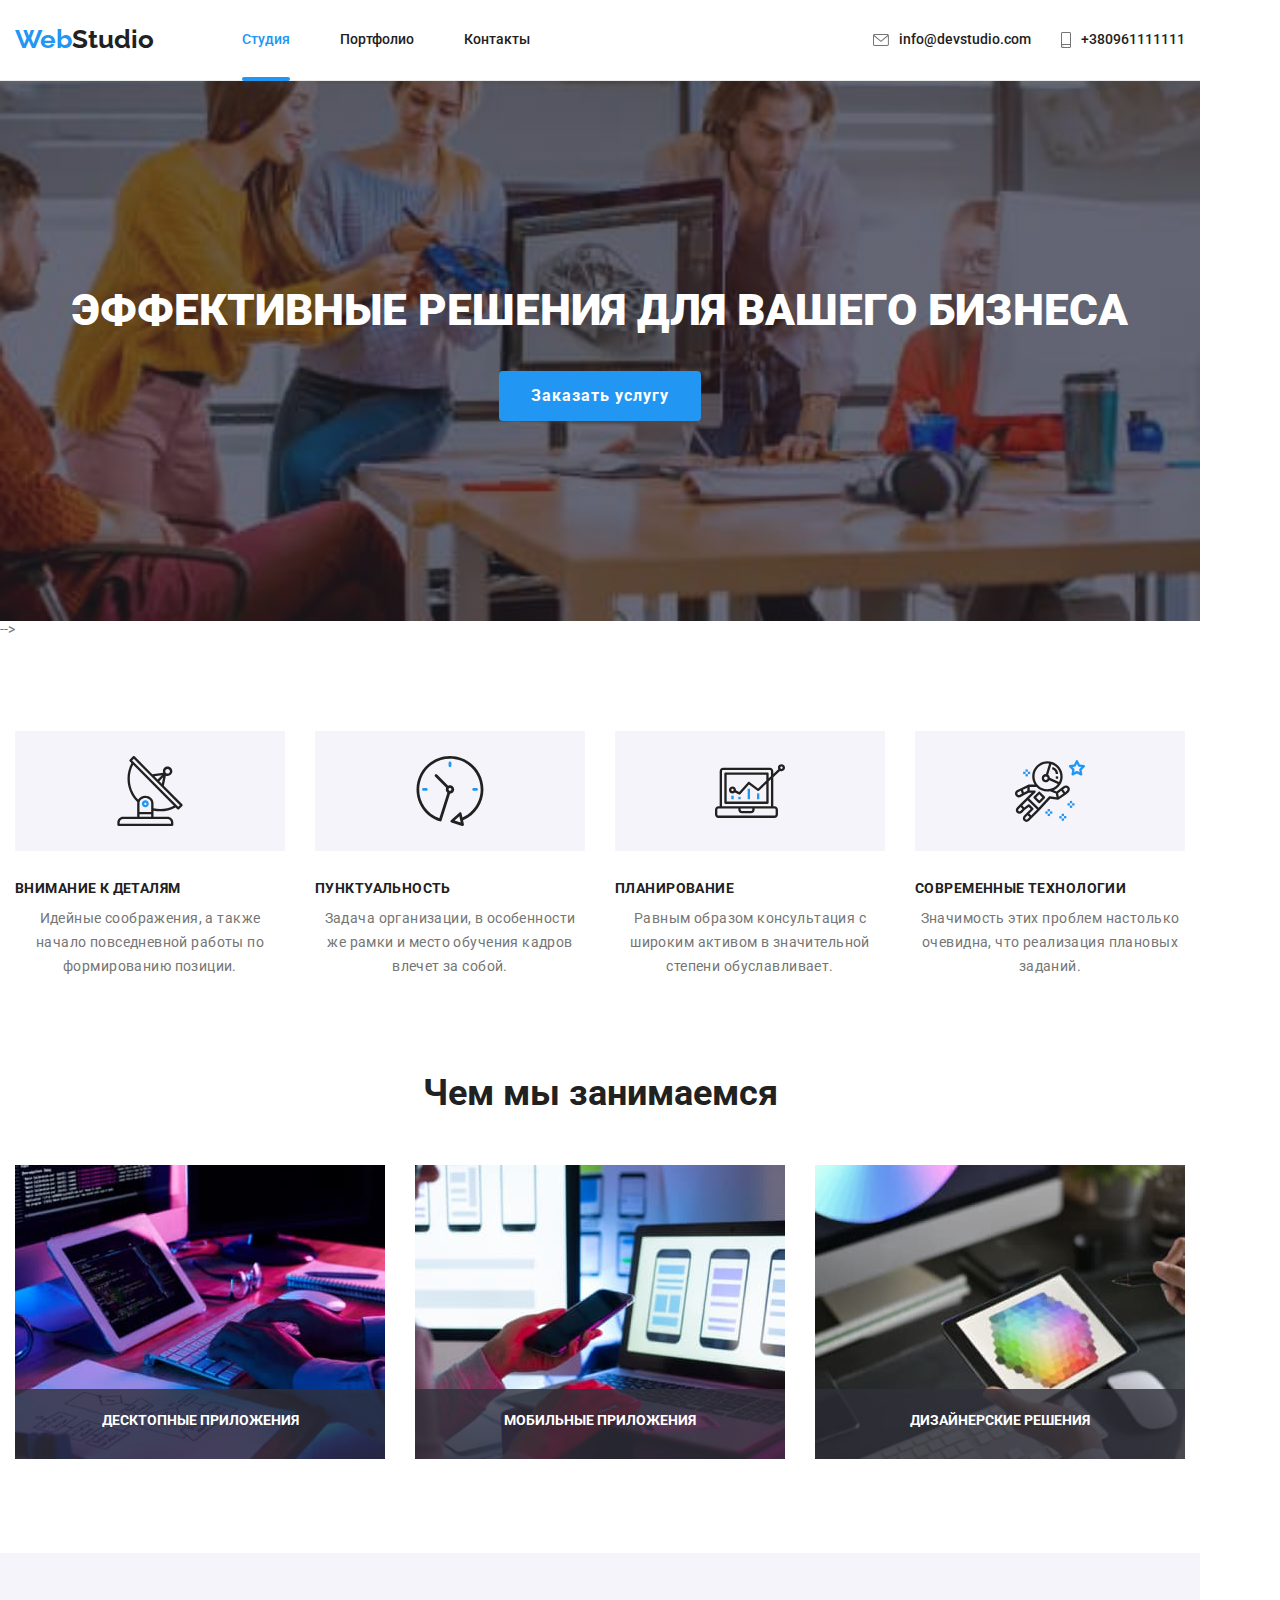
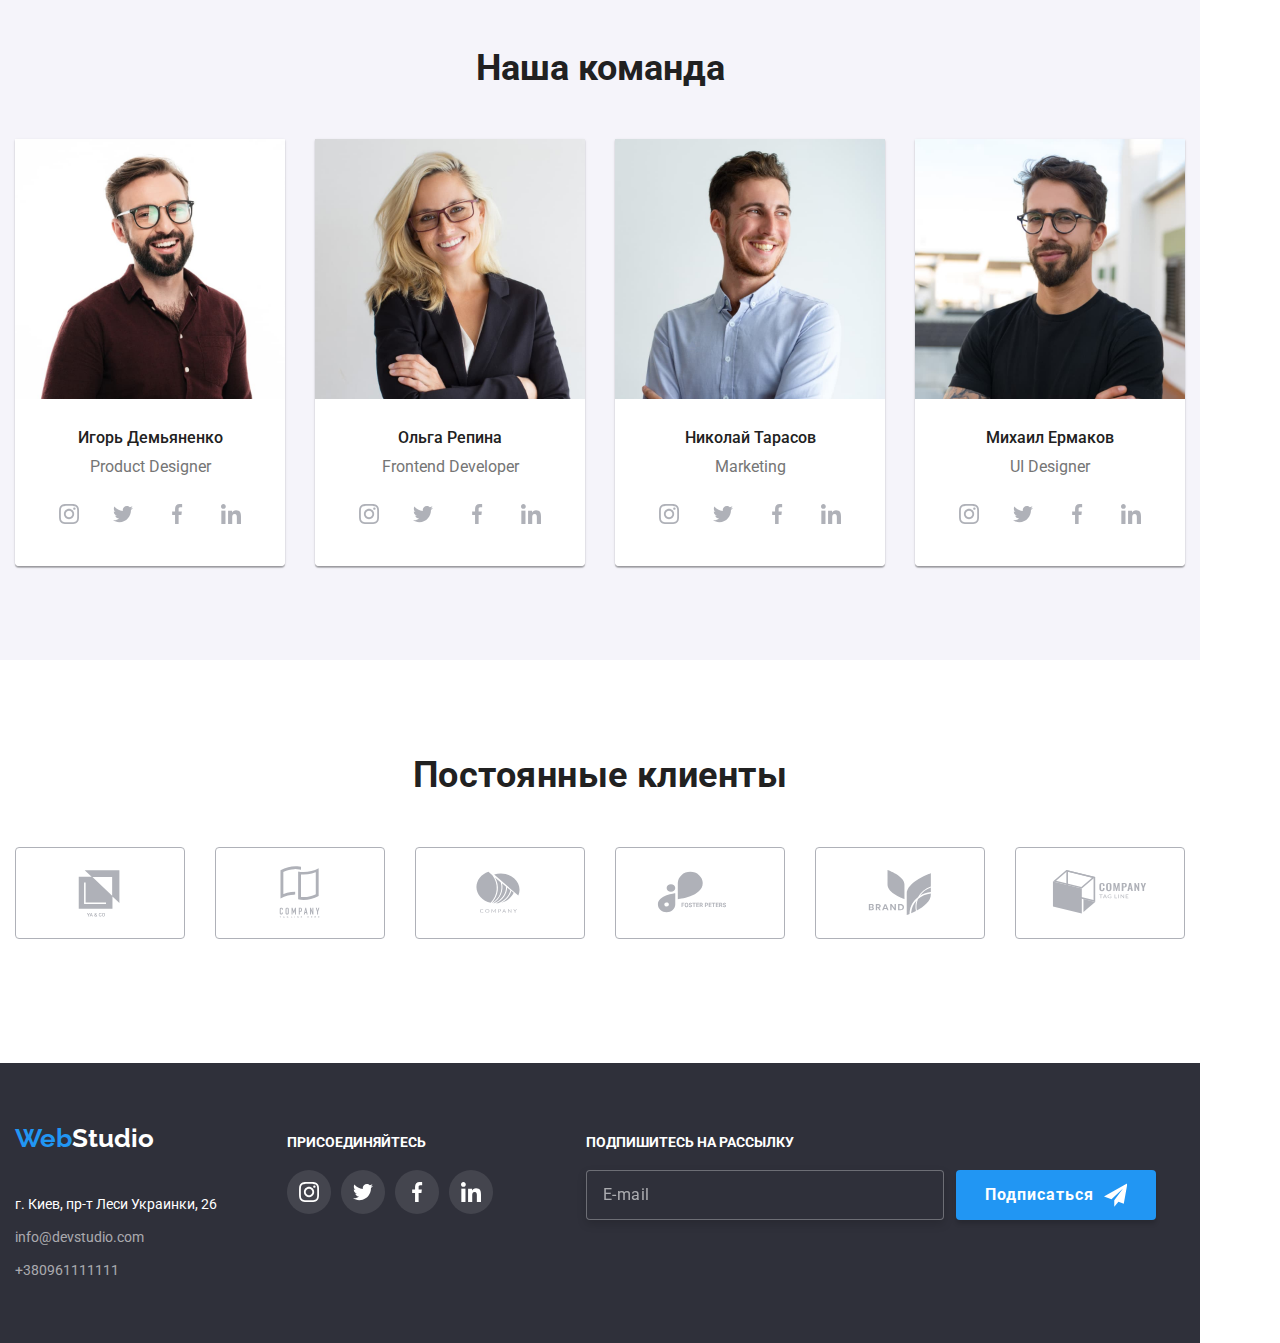
<file: index.html>
<!DOCTYPE html>
<html lang="ru">
<head>
  <meta charset="UTF-8" />
  <meta http-equiv="X-UA-Compatible" content="IE=edge" />
  <meta name="viewport" content="width=device-width, initial-scale=1.0" />
  <title>WebStudio-MOBILE</title>
  <link rel="preconnect" href="https://fonts.googleapis.com" />
  <link rel="preconnect" href="https://fonts.gstatic.com" crossorigin />
  <link href="https://fonts.googleapis.com/css2?family=Raleway:wght@700&family=Roboto:wght@400;500;700;900&display=swap"
    rel="stylesheet" />
  <link rel="stylesheet" href="https://cdnjs.cloudflare.com/ajax/libs/modern-normalize/1.1.0/modern-normalize.css"
    integrity="sha512-Y0MM+V6ymRKN2zStTqzQ227DWhhp4Mzdo6gnlRnuaNCbc+YN/ZH0sBCLTM4M0oSy9c9VKiCvd4Jk44aCLrNS5Q=="
    crossorigin="anonymous" />
  <!--<link rel="stylesheet" href="./css/style.css" />-->
  <link rel="stylesheet" href="./css/main.min.css" />
  </head>
<body>
  <!-- ____________HEADER---->
    <header>
    <div class="container header__container">
      <a href="index.html" class="logo logo--header">
        <span class="logo__web">Web</span><span>Studio</span></a>
      <nav class="nav">
        <button type="button" class="btn-menu" aria-controls="nav-menu" data-menu-button aria-expanded="false">
          <svg class="btn-menu__icon" aria-label="Переключатель мобільного меню">
            <use class="btn-menu__icon--menu" href="./images/icons.svg#icon-menu"></use>
            <use class="btn-menu__icon--cross" href="./images/icons.svg#icon-cross"></use>
          </svg>
        </button>
        <div class="nav-menu" id="nav-menu" data-menu>
          <ul class="nav__list">
            <li class="nav__item"><a href="./index.html" class="nav__link current">Студия</a></li>
            <li class="nav__item"><a href="./portfolio.html" class="nav__link">Портфолио</a></li>
            <li class="nav__item"><a href="/" class="nav__link">Контакты</a></li>
          </ul>
          <ul class="contakt">
            <li class="cont__item">
              <a href="mailto:info@devstudio.com" class="cont__link">
                <svg class="cont__icon" width="16" height="12">
                  <use href="./icons/symbol-defs.svg#icon-envelope"></use>
                </svg>info@devstudio.com</a>
            </li>
            <li class="cont__item">
              <a href="tel:+380961111111" class="cont__link cont__link--accent"><svg class="cont__icon" width="10" height="16">
                  <use href="./icons/symbol-defs.svg#icon-smartphone"></use>
                </svg>+380961111111</a>
            </li>
          </ul>
          <ul class="nav__soc-sites">
            <li class="nav__soc-item"><a href="" class="nav__soc-link">Instagram</a></li>
            <li class="nav__soc-item"><a href="" class="nav__soc-link">Twitter</a></li>
            <li class="nav__soc-item"><a href="" class="nav__soc-link">Facebook</a></li>
            <li class="nav__soc-item"><a href="" class="nav__soc-link">LinkedIn</a></li>
          </ul>
        </div>
      </nav>
    </div>
  </header>
  <main>
    <!-- ____________SECTION HERO---->
      <section class="hero">
      <div class="container hero-thumb">
        <h1 class="hero__title">ЭФФЕКТИВНЫЕ РЕШЕНИЯ ДЛЯ ВАШЕГО БИЗНЕСА</h1>
        <button type="button" class="btn" data-open-modal>Заказать услугу</button>
      </div>
    </section>-->
    <!-- ____________SECTION DETAILS---->
    <section class="sections details">
      <div class="container">
        <h2 hidden>Особенности</h2>
        <ul class="details__list">
          <li class="details__item">
            <div class="details__holder">
              <svg class="details__icon" width="70" height="70">
                <use href="./icons/symbol-defs.svg#icon-antenna1"></use>
              </svg>
            </div>
            <h3 class="details__title">Внимание к деталям</h3>
            Идейные соображения, а также начало повседневной работы по формированию позиции.
          </li>
          <li class="details__item">
            <div class="details__holder">
              <svg class="details__icon" width="70" height="70">
                <use href="./icons/symbol-defs.svg#icon-clock1"></use>
              </svg>
            </div>
            <h3 class="details__title">Пунктуальность</h3>
            Задача организации, в особенности же рамки и место обучения кадров влечет за собой.
          </li>
          <li class="details__item">
            <div class="details__holder">
              <svg class="details__icon" width="70" height="70">
                <use href="./icons/symbol-defs.svg#icon-diagram1"></use>
              </svg>
            </div>
            <h3 class="details__title">Планирование</h3>
            Равным образом консультация с широким активом в значительной степени обуславливает.
          </li>
          <li class="details__item">
            <div class="details__holder">
              <svg class="details__icon" width="70" height="70">
                <use href="./icons/symbol-defs.svg#icon-astronaut1"></use>
              </svg>
            </div>
            <h3 class="details__title">Современные технологии</h3>
            Значимость этих проблем настолько очевидна, что реализация плановых заданий.
          </li>
        </ul>
      </div>
    </section>
    <!-- ____________SECTION ABOUT---->
    <section class="sections about">
      <div class="container">
        <h2 class="about__title">Чем мы занимаемся</h2>
        <ul class="about__list">
          <li class="about__item">
            <div class="about__thumb">
              <!--
                <picture>
                            <source srcset="./images/box_1.jpg 1x , ./images/box_1@2x.jpg 2x" media="(min-width: 1200px)">
                            <img class="specialization__img " src="./images/box_1.jpg " alt="Десктоп">
                        </picture>
              -->
              <img src="./images/img1.jpg" alt="Разработка ПО" width="370" height="294" />
              <p class="about__text">Десктопные приложения</p>
            </div>
          </li>
          <li class="about__item">
            <div class="about__thumb">
              <img src="./images/img2.jpg" alt="Поддержка мобильных приложений" width="370" height="294" />
              <p class="about__text">Мобильные приложения</p>
            </div>
          </li>
          <li class="about__item">
            <div class="about__thumb">
              <img src="./images/img3.jpg" alt="Дизайн" width="370" height="294" />
              <p class="about__text">Дизайнерские решения</p>
            </div>
          </li>
        </ul>
      </div>
    </section>
    <!-- ____________SECTION TEAM---->
    <section class="sections team">
      <div class="container team-cont">
        <h2 class="team__title">Наша команда</h2>
        <ul class="team__item">
          <li class="team__master">
            <img class="team__img" srcset="./images/igor270.jpg 1x, ./images/igor450.jpg 2x" src="./images/igor270.jpg" alt="Игорь Демьяненко" width="270" height="260"/>
            <div class="master">
              <h3 class="master__person">Игорь Демьяненко</h3>
              <p lang="en">Product Designer</p>
              <ul class="master__list list">
                <li class="master__item">
                  <a href="" class="master__link">
                    <svg class="master__icon" width="20" height="20">
                      <use href="./icons/symbol-defs.svg#icon-instagram"></use>
                    </svg></a>
                </li>
                <li class="master__item">
                  <a href="" class="master__link">
                    <svg class="master__icon" width="20" height="20">
                      <use href="./icons/symbol-defs.svg#icon-twitter"></use>
                    </svg></a>
                </li>
                <li class="master__item">
                  <a href="" class="master__link">
                    <svg class="master__icon" width="20" height="20">
                      <use href="./icons/symbol-defs.svg#icon-facebook"></use>
                    </svg></a>
                </li>
                <li class="master__item">
                  <a href="" class="master__link">
                    <svg class="master__icon" width="20" height="20">
                      <use href="./icons/symbol-defs.svg#icon-linkedin"></use>
                    </svg></a>
                </li>
              </ul>
            </div>
          </li>
          <li class="team__master">
            <img class="team__img" srcset="./images/olga270.jpg 1x, ./images/olga2x.jpg 2x" src="./images/olga270.jpg" alt="Ольга Репина" width="270" height="260" />
            <div class="master">
              <h3 class="master__person">Ольга Репина</h3>
              <p lang="en">Frontend Developer</p>
              <ul class="master__list list">
                <li class="master__item">
                  <a href="./" class="master__link">
                    <svg class="master__icon" width="20" height="20">
                      <use href="./icons/symbol-defs.svg#icon-instagram"></use>
                    </svg></a>
                </li>
                <li class="master__item">
                  <a href="./" class="master__link">
                    <svg class="master__icon" width="20" height="20">
                      <use href="./icons/symbol-defs.svg#icon-twitter"></use>
                    </svg></a>
                </li>
                <li class="master__item">
                  <a href="./" class="master__link">
                    <svg class="master__icon" width="20" height="20">
                      <use href="./icons/symbol-defs.svg#icon-facebook"></use>
                    </svg></a>
                </li>
                <li class="master__item">
                  <a href="./" class="master__link">
                    <svg class="master__icon" width="20" height="20">
                      <use href="./icons/symbol-defs.svg#icon-linkedin"></use>
                    </svg></a>
                </li>
              </ul>
            </div>
          </li>
          <li class="team__master">
            <img class="team__img" srcset="./images/nik270.jpg 1x, ./images/nik450.jpg 2x" src="./images/nik270.jpg" alt="Николай Тарасов" width="270" height="260" />
            <div class="master">
              <h3 class="master__person">Николай Тарасов</h3>
              <p lang="en">Marketing</p>
              <ul class="master__list list">
                <li class="master__item">
                  <a href="./" class="master__link">
                    <svg class="master__icon" width="20" height="20">
                      <use href="./icons/symbol-defs.svg#icon-instagram"></use>
                    </svg></a>
                </li>
                <li class="master__item">
                  <a href="./" class="master__link">
                    <svg class="master__icon" width="20" height="20">
                      <use href="./icons/symbol-defs.svg#icon-twitter"></use>
                    </svg></a>
                </li>
                <li class="master__item">
                  <a href="./" class="master__link">
                    <svg class="master__icon" width="20" height="20">
                      <use href="./icons/symbol-defs.svg#icon-facebook"></use>
                    </svg></a>
                </li>
                <li class="master__item">
                  <a href="./" class="master__link">
                    <svg class="master__icon" width="20" height="20">
                      <use href="./icons/symbol-defs.svg#icon-linkedin"></use>
                    </svg></a>
                </li>
              </ul>
            </div>
          </li>
          <li class="team__master">
            <img class="team__img" srcset="./images/mich270.jpg 1x, ./images/mich450.jpg 2x" src="./images/mich270.jpg" alt="Михаил Ермаков" width="270" height="260" />
            <div class="master">
              <h3 class="master__person">Михаил Ермаков</h3>
              <p lang="en">UI Designer</p>
              <ul class="master__list list">
                <li class="master__item">
                  <a href="./" class="master__link">
                    <svg class="master__icon" width="20" height="20">
                      <use href="./icons/symbol-defs.svg#icon-instagram"></use>
                    </svg></a>
                </li>
                <li class="master__item">
                  <a href="./" class="master__link">
                    <svg class="master__icon" width="20" height="20">
                      <use href="./icons/symbol-defs.svg#icon-twitter"></use>
                    </svg></a>
                </li>
                <li class="master__item">
                  <a href="./" class="master__link">
                    <svg class="master__icon" width="20" height="20">
                      <use href="./icons/symbol-defs.svg#icon-facebook"></use>
                    </svg></a>
                </li>
                <li class="master__item">
                  <a href="./" class="master__link">
                    <svg class="master__icon" width="20" height="20">
                      <use href="./icons/symbol-defs.svg#icon-linkedin"></use>
                    </svg></a>
                </li>
              </ul>
            </div>
          </li>
        </ul>
      </div>
    </section>
    <!-- ____________SECTION CLIENTS---->
    <section class="sections clients">
      <div class="container">
        <h2 class="clients__title">Постоянные клиенты</h2>
        <ul class="clients__list">
          <li class="clients__item">
            <a href="" class="clients__link"><svg class="clients__icon" width="106" height="60">
                <use href="./icons/symbol-defs.svg#icon-Logo1"></use>
              </svg></a>
          </li>
          <li class="clients__item">
            <a href="" class="clients__link"><svg class="clients__icon" width="106" height="60">
                <use href="./icons/symbol-defs.svg#icon-Logo2"></use>
              </svg></a>
          </li>
          <li class="clients__item">
            <a href="" class="clients__link"><svg class="clients__icon" width="106" height="60">
                <use href="./icons/symbol-defs.svg#icon-Logo3"></use>
              </svg></a>
          </li>
          <li class="clients__item">
            <a href="" class="clients__link"><svg class="clients__icon" width="106" height="60">
                <use href="./icons/symbol-defs.svg#icon-Logo4"></use>
              </svg></a>
          </li>
          <li class="clients__item">
            <a href="" class="clients__link"><svg class="clients__icon" width="106" height="60">
                <use href="./icons/symbol-defs.svg#icon-Logo5"></use>
              </svg></a>
          </li>
          <li class="clients__item">
            <a href="" class="clients__link"><svg class="clients__icon" width="106" height="60">
                <use href="./icons/symbol-defs.svg#icon-Logo6"></use>
              </svg></a>
          </li>
        </ul>
      </div>
    </section>
  </main>
  <!-- ____________FOOTER---->
  <footer class="footer">
    <div class="container footer-common">
      <div class="footer__block">
        <div class="footer__thumb">
          <a href="index.html" class="logo logo--footer">
            <span class="logo__web">Web</span><span>Studio</span></a>
          <address class="footer__contacts">
            <ul>
              <li><a href="" target="_blank" class="footer__address">г. Киев, пр-т Леси Украинки, 26</a></li>
              <li><a href="mailto:info@devstudio.com" class="footer__mail">info@devstudio.com</a></li>
              <li><a href="tel:+380961111111" class="footer__tel">+380961111111</a></li>
            </ul>
          </address>
        </div>
        <div class="social">
          <p class="social__text">Присоединяйтесь</p>
          <ul class="social__list">
            <li class="social__item">
              <a href="" class="social__link"><svg class="social-icon" width="20" height="20">
                <use href="./icons/symbol-defs.svg#icon-instagram"></use>
              </svg></a>
            </li>
            <li class="social__item">
              <a href="" class="social__link"><svg class="social-icon" width="20" height="20">
                <use href="./icons/symbol-defs.svg#icon-twitter"></use>
               </svg></a>
            </li>
            <li class="social__item">
              <a href="" class="social__link"><svg class="social-icon" width="20" height="20">
                <use href="./icons/symbol-defs.svg#icon-facebook"></use>
               </svg></a>
            </li>
            <li class="social__item">
              <a href="" class="social__link"><svg class="social-icon" width="20" height="20">
                <use href="./icons/symbol-defs.svg#icon-linkedin"></use>
               </svg></a>
            </li>
          </ul>
        </div>
      </div>
      <div class="connect">
        <p class="connect__text">Подпишитесь на рассылку</p>
        <form class="connect__thumb">
          <input type="email" class="input-footer" name="email" placeholder="E-mail" autocomplete="on">
          <button type="submit" class="btn-footer">
            <span>Подписаться</span>
            <svg>
              <use href="./icons/symbol-defs.svg#icon-send">
              </use>
            </svg></button>
          </form>
      </div>
    </div>
  </footer>
  <!----------------MODAL-WINDOW------------------>
    <div class="backdrop is-hidden" data-backdrop>
      <div class="modal">
        <button class="backdrop-button" data-close-modal>
            <svg class="backdrop-icon">
              <use href="./icons/symbol-defs.svg#close-icon" width="18" height="18"></use>
            </svg>
        </button>
         <form class="modal-form">
          <p class="modal-title">Оставьте свои данные, мы вам перезвоним</p>
          <label class="form-field">
            <span class="label">Имя</span>
            <input type="text" class="form-input" name="name" autocomplete="off">
            <svg class="form-icon">
              <use href="./icons/symbol-defs.svg#icon-person"></use>
            </svg>
          </label>
          <label class="form-field">
            <span class="label">Телефон</span>
            <input type="tel" class="form-input" name="tel" autocomplete="off">
            <svg class="form-icon">
             <use href="./icons/symbol-defs.svg#icon-phone"></use>
            </svg>
          </label>
          <label class="form-field">
            <span class="label">Почта</span>
            <input type="email" class="form-input" name="email" autocomplete="off">
            <svg class="form-icon">
              <use href="./icons/symbol-defs.svg#icon-email"></use>
            </svg>
          </label>
          <label class="form-field textarea"> 
            <span class="label">Комментарий</span>
            <textarea class="form-input comment" name="comment" placeholder="Введите текст"></textarea>
          </label>
          <label class="form-field checkbox">
            <input type="checkbox" class="form-input visually-hidden" name="accept">
            <span class="checkbox-icon"></span>Соглашаюсь с рассылкой и принимаю<a href="" class="checkbox-link">Условия договора</a>
          </label>
          <button type="submit" class="btn-modal">Отправить</button>
        </form>
      </div>
    </div>
    <script src="./js/modal.js"></script>
    <script src="./js/mobile-menu.js"></script>
  </body>
</html>
</file>
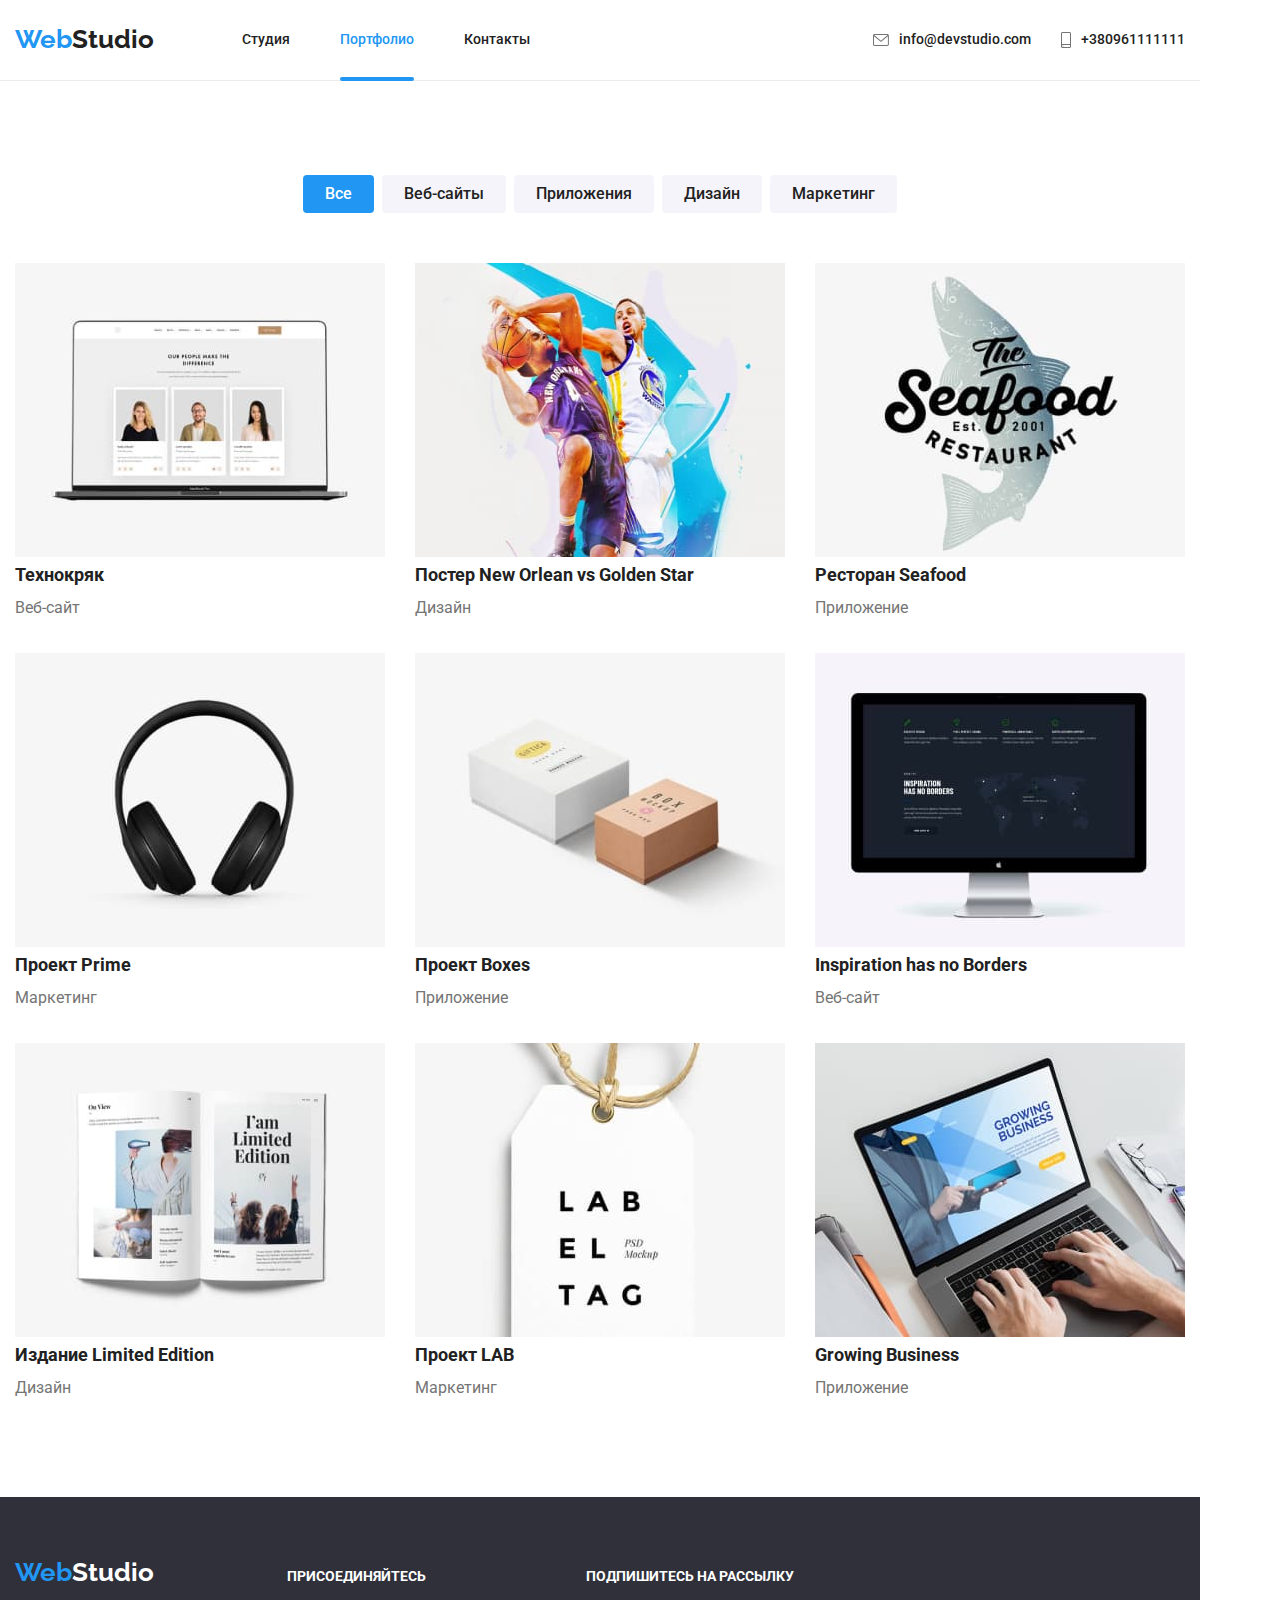
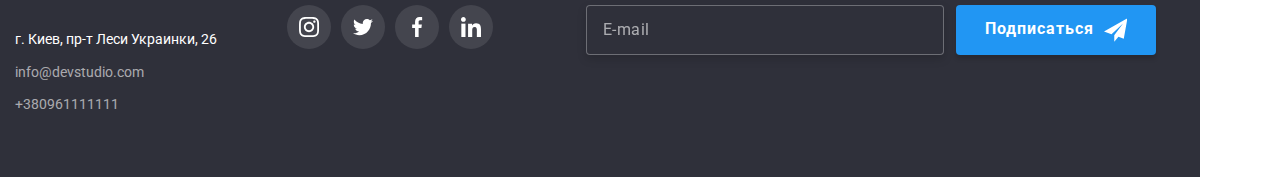
<file: portfolio.html>
<!DOCTYPE html>
<html lang="ru">
  <head>
    <meta charset="UTF-8" />
    <meta http-equiv="X-UA-Compatible" content="IE=edge" />
    <meta name="viewport" content="width=device-width, initial-scale=1.0" />
    <title>Portfolio</title>
    <link rel="preconnect" href="https://fonts.googleapis.com" />
    <link rel="preconect" href="https://fonts.gstatic.com" crossorigin />
    <link
      href="https://fonts.googleapis.com/css2?family=Raleway:wght@700&family=Roboto:wght@400;500;700;900&display=swap"
      rel="stylesheet"
    />
    <link
      rel="stylesheet"
      href="https://cdnjs.cloudflare.com/ajax/libs/modern-normalize/1.1.0/modern-normalize.css"
      integrity="sha512-Y0MM+V6ymRKN2zStTqzQ227DWhhp4Mzdo6gnlRnuaNCbc+YN/ZH0sBCLTM4M0oSy9c9VKiCvd4Jk44aCLrNS5Q=="
      crossorigin="anonymous"
      />
    <!--<link rel="stylesheet" href="./css/style.css"/>-->
    <link rel="stylesheet" href="./css/main.min.css" />
    </head>
  <body>
    <header>
      <div class="container header__container">
        <a href="index.html" class="logo logo--header">
          <span class="logo__web">Web</span><span>Studio</span></a>
        <nav class="nav">
          <button type="button" class="btn-menu" aria-controls="nav-menu" data-menu-button aria-expanded="false">
            <svg class="btn-menu__icon" aria-label="Переключатель мобільного меню">
              <use class="btn-menu__icon--menu" href="./images/icons.svg#icon-menu"></use>
              <use class="btn-menu__icon--cross" href="./images/icons.svg#icon-cross"></use>
            </svg>
          </button>
          <div class="nav-menu" id="nav-menu" data-menu>
            <ul class="nav__list">
              <li class="nav__item"><a href="./index.html" class="nav__link">Студия</a></li>
              <li class="nav__item"><a href="./portfolio.html" class="nav__link current">Портфолио</a></li>
              <li class="nav__item"><a href="/" class="nav__link">Контакты</a></li>
            </ul>
            <ul class="contakt">
              <li class="cont__item">
                <a href="mailto:info@devstudio.com" class="cont__link">
                  <svg class="cont__icon" width="16" height="12">
                    <use href="./icons/symbol-defs.svg#icon-envelope"></use>
                  </svg>info@devstudio.com</a>
              </li>
              <li class="cont__item">
                <a href="tel:+380961111111" class="cont__link cont__link--accent"><svg class="cont__icon" width="10"
                    height="16">
                    <use href="./icons/symbol-defs.svg#icon-smartphone"></use>
                  </svg>+380961111111</a>
              </li>
            </ul>
            <ul class="nav__soc-sites">
              <li class="nav__soc-item"><a href="" class="nav__soc-link">Instagram</a></li>
              <li class="nav__soc-item"><a href="" class="nav__soc-link">Twitter</a></li>
              <li class="nav__soc-item"><a href="" class="nav__soc-link">Facebook</a></li>
              <li class="nav__soc-item"><a href="" class="nav__soc-link">LinkedIn</a></li>
            </ul>
          </div>
        </nav>
      </div>
    </header>     
       <!--______FILTR__________-->
    <main>
      <section class="sections">
        <div class="container">
          <h1 hidden>Галерея</h1>
          <ul class="filtr">
            <li class="filtr__item"><button type="button" class="filtr__btn main-btn">Все</button></li>
            <li class="filtr__item"><button type="button" class="filtr__btn gal-btn">Веб-сайты</button></li>
            <li class="filtr__item"><button type="button" class="filtr__btn gal-btn">Приложения</button></li>
            <li class="filtr__item"><button type="button" class="filtr__btn gal-btn">Дизайн</button></li>
            <li class="filtr__item"><button type="button" class="filtr__btn gal-btn">Маркетинг</button></li>
          </ul>
            <!--_____PORTFOLIO GALLERY______-->
          <ul class="elements">
            <li class="elements__item">
              <a href="./" class="elements__link">
                <div class="thumb">
                  <img srcset="./img-portfolio/img.jpg 1x, ./img-portfolio/img2x.jpg 2x" src="./img-portfolio/img.jpg" alt="люди" width="370" height="294" />
                  <p class="thumb__text">Ресурс предлагает комплексные предложения с разным уровнем функционала и
                    сервисов. Все это позволит посетителю получить исчерпывающие сведения о компании
                    или частном лице.</p>
                </div>
                <div class="elements__border">
                  <h2 class="elements__title">Технокряк</h2>
                  <p class="elements__text">Веб-сайт</p>
                </div>
              </a>
            </li>
            <li class="elements__item">
              <a href="./" class="elements__link">
                <div class="thumb">
                <img srcset="./img-portfolio/basket.jpg 1x, ./img-portfolio/basket2x.jpg 2x" src="./img-portfolio/basket.jpg" alt="баскет" width="370" height="294" />
                <p class="thumb__text">Ресурс предлагает комплексные предложения с разным уровнем функционала и
                  сервисов. Все это позволит посетителю получить исчерпывающие сведения о компании
                  или частном лице.</p>
                </div>
                <div class="elements__border">
                  <h2 class="elements__title">
                    Постер <span lang="en">New Orlean vs Golden Star</span>
                  </h2>
                  <p class="elements__text">Дизайн</p>
                </div>
              </a>
            </li>
            <li class="elements__item">
              <a href="./" class="elements__link">
                <div class="thumb">
                <img srcset="./img-portfolio/seafood.jpg 1x, ./img-portfolio/seafood2x.jpg 2x" src="./img-portfolio/seafood.jpg" alt="ресторан" width="370" height="294" />
                <p class="thumb__text">Ресурс предлагает комплексные предложения с разным уровнем функционала и
                сервисов. Все это позволит посетителю получить исчерпывающие сведения о компании
                или частном лице.</p>
                </div>
                <div class="elements__border">
                  <h2 class="elements__title">Ресторан <span lang="en">Seafood</span></h2>
                  <p class="elements__text">Приложение</p>
                </div>
              </a>
            </li>
            <li class="elements__item">
              <a href="./" class="elements__link">
                <div class="thumb">
                <img srcset="./img-portfolio/music.jpg 1x, ./img-portfolio/music2x.jpg 2x" src="./img-portfolio/music.jpg" alt="наушники" width="370" height="294" />
                <p class="thumb__text">Ресурс предлагает комплексные предложения с разным уровнем функционала и
                  сервисов. Все это позволит посетителю получить исчерпывающие сведения о компании
                  или частном лице.</p>
                </div>
                <div class="elements__border">
                  <h2 class="elements__title">Проект <span lang="en">Prime</span></h2>
                  <p class="elements__text">Маркетинг</p>
                </div>
              </a>
            </li>
            <li class="elements__item">
              <a href="./" class="elements__link">
                <div class="thumb">
                <img srcset="./img-portfolio/boxes.jpg 1x, ./img-portfolio/boxes2x.jpg 2x" src="./img-portfolio/boxes.jpg" alt="коробки" width="370" height="294" />
                <p class="thumbs__text">Ресурс предлагает комплексные предложения с разным уровнем функционала и
                  сервисов. Все это позволит посетителю получить исчерпывающие сведения о компании
                  или частном лице.</p>
                </div>
                <div class="elements__border">
                  <h2 class="elements__title">Проект <span lang="en">Boxes</span></h2>
                  <p class="elements__text">Приложение</p>
                </div>
              </a>
            </li>
            <li class="elements__item">
              <a href="./" class="elements__link">
                <div class="thumb">
                <img ssrcset="./img-portfolio/display.jpg 1x, ./img-portfolio/display2x.jpg 2x" src="./img-portfolio/display.jpg" alt="монитор" width="370" height="294" />
                <p class="thumb__text">Ресурс предлагает комплексные предложения с разным уровнем функционала и
                  сервисов. Все это позволит посетителю получить исчерпывающие сведения о компании
                  или частном лице.</p>
                </div>
                <div class="elements__border">
                  <h2 class="elements__title" lang="en">Inspiration has no Borders</h2>
                  <p class="elements__text">Веб-сайт</p>
                </div>
              </a>
            </li>
            <li class="elements__item">
              <a href="./" class="elements__link">
                <div class="thumb">
                <img srcset="./img-portfolio/design.jpg 1x, ./img-portfolio/design2x.jpg 2x" src="./img-portfolio/design.jpg" alt="книга" width="370" height="294" />
                <p class="thumb__text">Ресурс предлагает комплексные предложения с разным уровнем функционала и
                  сервисов. Все это позволит посетителю получить исчерпывающие сведения о компании
                  или частном лице.</p>
                </div>
                <div class="elements__border">
                  <h2 class="elements__title">Издание <span lang="en">Limited Edition</span></h2>
                  <p class="elements__text">Дизайн</p>
                </div>
              </a>
            </li>
            <li class="elements__item">
              <a href="./" class="elements__link">
                <div class="thumb">
                <img srcset="./img-portfolio/project.jpg 1x, ./img-portfolio/project2x.jpg 2x" src="./img-portfolio/project.jpg" alt="уровень" width="370" height="294" />
                <p class="thumb__text">Ресурс предлагает комплексные предложения с разным уровнем функционала и
                  сервисов. Все это позволит посетителю получить исчерпывающие сведения о компании
                  или частном лице.</p>
                </div>
                <div class="elements__border">
                  <h2 class="elements__title">Проект <span lang="en">LAB</span></h2>
                  <p class="elements__text">Маркетинг</p>
                </div>
              </a>
            </li>
            <li class="elements__item">
              <a href="./" class="elements__link">
                <div class="thumb">
                <img srcset="./img-portfolio/note_.jpg 1x, ./img-portfolio/note2x.jpg 2x" src="./img-portfolio/note_.jpg" alt="ноут" width="370" height="294" />
                <p class="thumb__text">Ресурс предлагает комплексные предложения с разным уровнем функционала и
                  сервисов. Все это позволит посетителю получить исчерпывающие сведения о компании
                  или частном лице.</p>
                </div>
                <div class="elements__border">
                  <h2 class="elements__title" lang="en">Growing Business</h2>
                  <p class="elements__text">Приложение</p>
                </div>
              </a>
            </li>
          </ul>
        </div>
      </section>
    </main>
   <footer class="footer">
    <div class="container footer-common">
      <div class="footer__block">
        <div class="footer__thumb">
          <a href="index.html" class="logo logo--footer">
            <span class="logo__web">Web</span><span>Studio</span></a>
          <address class="footer__contacts">
            <ul>
              <li><a href="" target="_blank" class="footer__address">г. Киев, пр-т Леси Украинки, 26</a></li>
              <li><a href="mailto:info@devstudio.com" class="footer__mail">info@devstudio.com</a></li>
              <li><a href="tel:+380961111111" class="footer__tel">+380961111111</a></li>
            </ul>
          </address>
        </div>
        <div class="social">
          <p class="social__text">ПРИСОЕДИНЯЙТЕСЬ</p>
          <ul class="social__list">
            <li class="social__item">
              <a href="" class="social__link"><svg class="social-icon" width="20" height="20">
                  <use href="./icons/symbol-defs.svg#icon-instagram"></use>
                </svg></a>
            </li>
            <li class="social__item">
              <a href="" class="social__link"><svg class="social-icon" width="20" height="20">
                  <use href="./icons/symbol-defs.svg#icon-twitter"></use>
                </svg></a>
            </li>
            <li class="social__item">
              <a href="" class="social__link"><svg class="social-icon" width="20" height="20">
                  <use href="./icons/symbol-defs.svg#icon-facebook"></use>
                </svg></a>
            </li>
            <li class="social__item">
              <a href="" class="social__link"><svg class="social-icon" width="20" height="20">
                  <use href="./icons/symbol-defs.svg#icon-linkedin"></use>
                </svg></a>
            </li>
          </ul>
        </div>
      </div>
      <div class="connect">
        <p class="connect__text">Подпишитесь на рассылку</p>
        <form class="connect__thumb">
          <input type="email" class="input-footer" name="email" placeholder="E-mail" autocomplete="on">
          <button type="submit" class="btn-footer">
            <span>Подписаться</span>
            <svg>
              <use href="./icons/symbol-defs.svg#icon-send">
              </use>
            </svg></button>
          </form>
      </div>
    </div>
   </footer>
  </body>
</html>
</file>
<file: css/style.css>
:root {
  --title-text-color: #212121;
  --common-text-color: #757575;
  --accent-color: #2196f3;
  --white-color: #ffffff;
  --main-color: #e5e5e5;
  --home-color: #2f303a;
  --contakt-color: #757575;
  --fon-color: #f5f4fa;
  --icon-color: #AFB1B8;
  --card-set-gap: 30px;
}

body {
  font-size: 14px;
  font-family: 'Roboto', sans-serif;
  color: var(--common-text-color);
  letter-spacing: 0.03em;
  background: var(--white-color);
}
ul {padding: 0;
  margin: 0;
  list-style: none;
}

/* первая линия */
.header {
  border-bottom: 1px solid #ececec;
    }
.container {
  width: 1200px;
  padding-left: 15px;
  padding-right: 15px;
  margin-left: auto;
  margin-right: auto;
}
.header__container {
  display: flex;
}

/* WebStudio */
.logo {
  font-family: 'Raleway';
  font-style: normal;
  font-weight: 700;
  font-size: 26px;
  line-height: 1.2;
  letter-spacing: 0.03em;
}
.header__logo {
  margin-right: 84px;
  padding-top: 24px;
  padding-bottom: 25px;
}
.logo__style {
  color: var(--accent-color);
}
.logo--dark {
  color: var(--title-text-color);
}
.logo--light {
  color: var(--white-color);
}
.footer__logo {
  margin-right: 84px;
}
a {
  text-decoration: none;
}
.logo:hover {
  color: var(--accent-color);
  transition-duration: 250ms;
  transition-timing-function: cubic-bezier(0.4, 0, 0.2, 1);
}

/*nav*/

.navigation {
  display: flex;
  align-items: center;
}
.navigation a {
  padding-top: 24px;
  padding-bottom: 25px;}
.site-nav,
.contakt {
  display: flex;
  font-style: normal;
  font-weight: 500;
  font-size: 14px;
  line-height: 1.14;
  letter-spacing: 0.02em;
  text-decoration: none;}
.site-nav li:not(:last-child), 
.contakt li:not(:last-child) {
  margin-right: 50px;}
.contakt {
  align-items: center;
  margin-left: auto;
  padding-top: 32px;
  padding-bottom: 32px;}
.site-nav__link {
  color: var(--title-text-color);
  padding-top: 32px;
  padding-bottom: 32px;
  align-items: center;
}
.site-nav__link.current {
  color: var(--accent-color);
  transition: color 250ms;
  transition-timing-function: cubic-bezier(0.4, 0, 0.2, 1);}
.site-nav__link:hover,
.site-nav__link:focus {
  color: var(--accent-color);
  transition: color 250ms;
  transition-timing-function: cubic-bezier(0.4, 0, 0.2, 1);}

.contakt a {
  display: flex;
  color: var(--contakt-color);
  align-items: center;}
.container
.contakt a:hover,
.contakt a:focus {
  color: var(--accent-color);
  transition: color 250ms;
  transition-timing-function: cubic-bezier(0.4, 0, 0.2, 1);
}
.contakt__icon-mail, .contakt__icon-tel {
  margin-right: 10px;
  fill: currentColor;}
.contakt__icon-mail:hover, .contakt__icon-tel:hover {
  color: var(--accent-color);
  transition: color 250ms;
  transition-timing-function: cubic-bezier(0.4, 0, 0.2, 1);}
.list {
  padding: 0px;
  margin: 0;
  list-style: none;
}
.site-nav__link {
    display: block;
    position: relative;
    transition-property: color;
    transition-duration: 250ms;
    transition-timing-function: cubic-bezier(0.4, 0, 0.2, 1);
}
.current::after {
  content: '';
  display: block;
  height: 4px;
  width: 100%;
  background: #2196f3;
  border-radius: 2px;
  position: absolute;
  bottom: -1.5px;
  opacity: 1;
  transition-property: transform background opacity;
  transition-duration: 250ms;
  transition-timing-function: cubic-bezier(0.4, 0, 0.2, 1);
  transform: scaleX(1);
}

/* Главная */
.hero {
  padding-top: 200px;
  padding-bottom: 200px;
  background: var(--home-color);
  background-image: linear-gradient(rgba(47, 48, 58, 0.4), rgba(47, 48, 58, 0.4)),
      url(../images/Img-home.jpg);
  color: var(--white-color);
  text-align: center;
  background-size: cover;
  max-width: 1600px;
  margin: 0 auto;
}

.hero__title {
  width: 696px;
  margin: 0 auto;
  color: var(--white-color);
  font-weight: 900;
  font-size: 44px;
  line-height: 1.36;
  text-align: center;
  letter-spacing: 0.06em;
  text-transform: uppercase;
}

.hero .btn {
  margin-top: var(--card-set-gap);
  background: var(--accent-color);
  color: var(--white-color);
  font-style: normal;
  font-weight: 700;
  font-size: 16px;
  line-height: 1.88;
  text-align: center;
  letter-spacing: 0.06em;
  padding-left: 32px;
  padding-right: 32px;
  padding-top: 10px;
  padding-bottom: 10px;
  border: none;
  border-radius: 4px;}
  
.btn:hover, .btn:focus {cursor: pointer;}

h1,
h2,
h3,
p {margin: 0;}

/* Особенности */
.sections {
  padding-top: 94px;
  padding-bottom: 94px;}

.details {
  background: var(--white-color);
  font-size: 14px;
  line-height: 1.71;
  letter-spacing: 0.03em;
  padding-bottom: 0;}

.details__list {
  display: flex;
  flex-wrap: wrap;
  }

.details__item {
  width: 270px;
  padding: 0;}

.details__item:not(:last-child) {
  margin-right: var(--card-set-gap);}


.details__holder {
  width: 270px;
  height: 120px;
  background: var(--fon-color);
  margin-bottom: var(--card-set-gap);
  display: flex;
  justify-content: center;
  align-items: center;
}
.details__icon {
  display: flex;
  justify-content: center;
  align-items: center;
  background-repeat: no-repeat;
}
.details__title {
  width: 270px;
  height: 16px;
  margin-bottom: 10px;
  color: var(--title-text-color);
  font-weight: 700;
  font-size: 14px;
  line-height: 1.14;
  letter-spacing: 0.03em;
  text-transform: uppercase;
}
/* Чем мы занимаемся */
.about {background: var(--white-color);}

.about__title {
  padding: 0;
  margin-left: auto;
  margin-right: auto;
  margin-bottom: 50px;
  color: var(--title-text-color);
  font-weight: 700;
  font-size: 36px;
  line-height: 1.16;
  text-align: center;
  letter-spacing: 0.03em;
}
.about__item {
  display: flex;
  flex-wrap: wrap;
  margin-left: auto;
  margin-right: auto;
}

.about__img:not(:last-child) {margin-right: var(--card-set-gap);}
.about__img {
  position: relative;}
.about__thumb {
  position: relative;
  display: flex;
  justify-content: center;
  align-items: flex-end;}

.about__thumb::after {
  position: absolute;
  content: '';
  left: 0;
  bottom: 0;
  z-index: 0;
  width: 100%;
  height: 70px;
  background: rgba(47, 48, 58, 0.8);}

.about__text {
  position: absolute;
  display: flex;
  z-index: 1;
  padding-top: 30px;
  padding-bottom: 30px;
  font-weight: 700;
  font-size: 14px;
  line-height: 1.14px;
  text-align: center;
  letter-spacing: 0.03em;
  text-transform: uppercase;
  color: var(--white-color);}

/* Наша команда */
.team {
  background: var(--fon-color);
  font-size: 16px;
  line-height: 1.18;
  text-align: center;
  letter-spacing: 0.03em;}

.team-cont {
   padding-left: auto;
   padding-right: auto;
 }
.team__title, .clients__title {
  margin-bottom: 50px;
  margin-left: auto;
  margin-right: auto;
  color: var(--title-text-color);
  font-weight: 700;
  font-size: 36px;
  line-height: 1.16;
  text-align: center;
  letter-spacing: 0.03em;}
.team__item {
  display: flex;
  flex-wrap: wrap;
  padding: 0;}
.team__master {
  padding: 0px;
  box-shadow: 0px 1px 3px rgba(0, 0, 0, 0.12), 0px 1px 1px rgba(0, 0, 0, 0.14),
    0px 2px 1px rgba(0, 0, 0, 0.2);
  border-top: 0;
  border-radius: 0px 0px 4px 4px;}

.team__master+.team__master {margin-left: var(--card-set-gap);}

.master {
  background: var(--white-color);
  padding-top: var(--card-set-gap);
  padding-bottom: var(--card-set-gap);
  border-radius: 0px 0px 4px 4px;
}
.master__person {
  margin-bottom: 10px;
  color: var(--title-text-color);
  font-weight: 500;
  font-size: 16px;
  line-height: 1.18;
  text-align: center;
  letter-spacing: 0.03em;
}
.master__list {
   display: flex;
   justify-content: center;
   margin-top: 16px;
   color: var(--common-text-color);}

.master__item {
  width: 44px;
  height: 44px;
}
.master__link {
   display: flex;
   justify-content: center;
   width: 100%;
   height: 100%;
   border-radius: 50%;
   align-items: center;
   background-color: var(--white-color);
   fill: var(--icon-color);}
.master__item + .master__item {
   margin-left: 10px;}

.master__link:hover, 
.master__link:focus {
   background-color: var(--accent-color);
   fill: var(--white-color);}


/* Клиенты */
.clients {
  background: var(--white-color);
  font-size: 16px;
  line-height: 1.18;
  text-align: center;
  letter-spacing: 0.03em;
}
.clients__item {
  display: flex;
  flex-wrap: wrap;
  align-content: center;
  justify-content: center;}

.clients__list {
  width: 170px;
  height: 92px;
  border: 1px solid #afb1b8;
  border-radius: 4px;
  background-color: var(--white-color);
}

.clients__list:not(:last-child) {
  margin-right: var(--card-set-gap);}

.clients__link {
  width: 100%;
  height: 100%;
  display: flex;
  justify-content: center;
  align-items: center;
}

.clients__icon {
  fill: var(--icon-color);
}

.clients__link:hover,
.clients__link:focus {
  border: 1px solid var(--accent-color);
  fill: var(--accent-color);
}

.clients__link:hover .clients__icon,
.clients__link:focus .clients__icon {
  fill: var(--accent-color);
}

/* Футер */

.footer {
  display: flex;
  padding-top: 60px;
  padding-bottom: 60px;
  background: var(--home-color);
}

.footer-common {
  display: flex;
  align-items: baseline;
}
.footer>.container>.footer_block {
  display: inline-block;
  width: 231px;
}
.footer__logo {
  margin-right: 84px;
}
a {
  text-decoration: none;}
.footer__contacts {
  margin-top: 20px;
  font-style: normal;
  font-size: 14px;
  line-height: 1.71;
  letter-spacing: 0.03em;
}
.footer__contacts li {
  padding: 0;}

.footer__contacts li:not(:last-child) {
  margin-bottom: 9px;
}
.footer__address {
  color: var(--white-color);
}
.footer__mail,
.footer__tel {
  color: rgba(255, 255, 255, 0.6);
}
.footer-block a:hover,
.footer-block a:focus {
  color: var(--accent-color);
}

.social {
  width: 231px;
  height: 44px;
  margin-left: 70px;
}
.social__text,
.connect__text {
  font-family: 'Roboto', sans-serif;
  color: var(--white-color);
  font-style: normal;
  font-weight: 700;
  font-size: 14px;
  line-height: 1.14;
  letter-spacing: 0.03em;
  text-transform: uppercase;
}
.social__list {
  display: flex;
  margin-top: 20px;
}
.social__item:not(:last-child) {
  margin-right: 10px;
}
.social__item {
  display: flex;
  justify-content: center;
  align-items: center;
  width: 44px;
  height: 44px;
}
.social__link {
  display: flex;
  justify-content: center;
  align-items: center;
  width: 100%;
  height: 100%;
  border-radius: 50%;
  background-color: rgba(255, 255, 255, 0.1);
  fill: var(--white-color);
}
.social__link:hover,
.social__link:focus {
  background-color: var(--accent-color);
  fill: var(--white-color);
}

/*_______FOOTER______"connect"*/
.connect {
  margin-left: 93px;
}

.connect__thumb {
  display: flex;
  margin-top: 20px;
}

.btn-footer {
  display: flex;
  padding: 10px 29px;
  align-items: center;
  justify-content: center;
  cursor: pointer;
  width: 200px;
  height: 50px;
  background-color: var(--accent-color);
  box-shadow: 0px 4px 4px rgba(0, 0, 0, 0.15);
  border-radius: 4px;
  border: none;
}
.btn-footer>span {
  margin-right: 10px;
  font-weight: 700;
  font-size: 16px;
  line-height: 1, 9;
  letter-spacing: 0.06em;
  color: var(--white-color);
}
.btn-footer>svg {
  width: 24px;
  height: 24px;
  fill: var(--white-color);
}
.input-footer {
  display: inline-block;
  margin-right: 12px;
  padding-left: 16px;
  width: 358px;
  height: 50px;
  color: var(--white-color);
  background-color: var(--home-color);
  border: 1px solid rgba(255, 255, 255, 0.3);
  filter: drop-shadow(0px 4px 4px rgba(0, 0, 0, 0.15));
  border-radius: 4px;
}
.input-footer::placeholder {
  font-weight: 400;
  font-size: 16px;
  line-height: 1.25;
  letter-spacing: 0.03em;
  color: rgba(255, 255, 255, 0.6);
}


/* ______________________________ Портфолио__________________________ */

/* Кнопки Портфолио */
.menu-button {
  display: flex;
  justify-content: center;
  margin-bottom: 50px;
  }
.menu-button :not(:last-child) {
  margin-right: 8px;}

.menu-button__btn {
  display: inline-block;
  height: 38px;
  font-family: 'Roboto';
  font-style: normal;
  font-weight: 500;
  font-size: 16px;
  line-height: 1.62;
  text-align: center;
  letter-spacing: 0.03em;
  border: none;
  border-radius: 4px;
  cursor: pointer;
  transition-property: background-color, color, box-shadow;
  transition-duration: 250ms;
  transition-timing-function: cubic-bezier(0.4, 0, 0.2, 1);
}

.all-btn {
  width: 73px;
  background: var(--accent-color);
  color: var(--white-color);
}

.gal-btn {
  background: var(--fon-color);
  color: var(--title-text-color);
}

.web {
  width: 128px;
}
.supple {
  width: 145px;
}
.design {
  width: 103px;
}
.market {
  width: 130px;
}

.all-btn:hover,
.all-btn:focus {
  background: var(--white-color);
  color: var(--accent-color);
  box-shadow: 0px 3px 1px rgba(0, 0, 0, 0.1), 0px 1px 2px rgba(0, 0, 0, 0.08),
      0px 2px 2px rgba(0, 0, 0, 0.12);
}

.gal-btn:hover,
.gal-btn:focus {
  background: var(--accent-color);
  color: var(--white-color);
  box-shadow: 0px 3px 1px rgba(0, 0, 0, 0.1), 0px 1px 2px rgba(0, 0, 0, 0.08),
      0px 2px 2px rgba(0, 0, 0, 0.12);
}


/* __________Галлерея Портфолио _____________*/


.elements {
  display: flex;
  flex-wrap: wrap;
  margin-bottom: -30px;
  margin-left: calc(-1 * var(--card-set-gap));
}

.elements__item {
  flex-basis: calc(100% / 3 - var(--card-set-gap));
  margin-left: var(--card-set-gap);
  margin-bottom: var(--card-set-gap);
  }

/*.elements li {
  margin-right: var(--card-set-gap);
  margin-bottom: var(--card-set-gap);}
.elements li:nth-child(3n) {margin-right: 0px;}*/

.elements a {
  display: block;
}

.elements__link:hover,
.elements__link:focus {
  box-shadow: 0px 1px 1px rgba(0, 0, 0, 0.12), 0px 4px 4px rgba(0, 0, 0, 0.06),
    1px 4px 6px rgba(0, 0, 0, 0.16);
}
.elements .elements__title {
  color: var(--title-text-color);
  font-weight: 700;
  font-size: 18px;
  line-height: 2;
  letter-spacing: 0.06em;
}

.elements__text {
  margin-top: 4px;
  color: var(--common-text-color);
  font-size: 16px;
  line-height: 1.87;
  letter-spacing: 0.03em;
}

.elements__border {
  background: var(--white-color);
  border: 1px solid #eeeeee;
  border-top: 0;
  padding-top: 24px;
  padding-bottom: 24px;
  padding-left: 14px;
  padding-right: 14px;
}

img {
  display: block;
  max-width: 100%;
  height: auto;
}

.thumb {
position: relative;
display: flex;
width: 370px;
height: 294px;
overflow: hidden;
}

.thumb__text {
  position: absolute;
  bottom: 0;
  left: 0;
  max-width: 100%;
  padding: 63px 24px;
  opacity: 0;
  z-index: 2;
  font-weight: 400;
  font-size: 18px;
  line-height: 1.6;
  letter-spacing: 0.03em;
  color: var(--white-color);
  background-color: rgba(33, 150, 243, 0.9);
  transition-property: transform, opacity;
  transform: translateY(100%);
  transition-duration: 250ms;
  transition-timing-function: cubic-bezier(0.4, 0, 0.2, 1);
}

.elements__link:hover .thumb__text,
.elements__link:focus .thumb__text {
  opacity: 1;
  transform: translateY(0);
}
/* < !-----------MODAL-WINDOW-------------->*/
/*_____________BACKDROP_MODAL_________________*/
.backdrop {
  position: fixed;
  top: 0px;
  left: 0px;
  width: 100%;
  height: 100%;
  background: rgba(0, 0, 0, 0.2);
  transition-property: opacity, fill, visibility;
  transition-duration: 250ms;
  transition-timing-function: cubic-bezier(0.4, 0, 0.2, 1);
}

.backdrop.is-hidden {
  opacity: 0;
  pointer-events: none;
  visibility: hidden; 
}

.modal {
  position: absolute;
  top: 50%;
  left: 50%;
  width: 528px;
  height: 581px;
  padding: 40px;
  background: #ffffff;
  z-index: 3;
  box-shadow: 0px 1px 3px rgba(0, 0, 0, 0.12), 0px 1px 1px rgba(0, 0, 0, 0.14),
    0px 2px 1px rgba(0, 0, 0, 0.2);
  border-radius: 4px;
  transform: translate(-50%, -50%) scale(1.1);
  transition: transform 250ms cubic-bezier(0.4, 0, 0.2, 1);
}

.backdrop.is-hidden .modal {
  transform: scale(1);
  transform: translate(-50%, -50%);
  transition: transform 250ms cubic-bezier(0.4, 0, 0.2, 1);
}

.backdrop-button {
  position: absolute;
  right: 0;
  top: 0;
  display: flex;
  justify-content: center;
  align-items: center;
  padding: 0;
  width: 30px;
  height: 30px;
  margin-top: 8px;
  margin-right: 8px;
  border-radius: 50%;
  background-color: transparent;
  border: 1px solid rgba(0, 0, 0, 0.1);
  cursor: pointer;
}

.backdrop-icon {
  width: 18px;
  height: 18px;
}
/*________MODAL INPUT____*/

.backdrop-button:hover,
.backdrop-button:focus {
  fill: var(--accent-color);
}
.modal-title {
  font-weight: 700;
  font-size: 20px;
  line-height: 1.15;
  text-align: center;
  letter-spacing: 0.03em;
  color: var(--title-text-color);
  margin-bottom: 12px;
  }
.modal-form {
  display: flex;
  flex-direction: column;
}

.form-field {
  position: relative;
  display: flex;
  flex-direction: column;
  margin-bottom: 10px;
}
.label {
  font-weight: 400;
  font-size: 12px;
  line-height: 1.16;
  letter-spacing: 0.01em;
  color: var(--contakt-color);
  margin-bottom: 4px;
}
.form-input {
  height: 40px;
  border: 1px solid rgba(33, 33, 33, 0.2);
  box-sizing: border-box;
  border-radius: 4px;
  font-weight: 400;
  font-size: 12px;
  line-height: 1.16;
  letter-spacing: 0.01em;
  color: var(--contakt-color);
  margin-bottom: 4px;
  padding-left: 42px;
  transition: border-color 250ms cubic-bezier(0.4, 0, 0.2, 1);
}
.form-input:focus,
.textarea:focus {
  border-color: var(--accent-color);
  outline: none;
}

.form-icon {
  position: absolute;
  top: 50%;
  left: 12px;
  width: 18px;
  height: 18px;
  transition: fill 250ms cubic-bezier(0.4, 0, 0.2, 1);
}
.form-input:focus + .form-icon {
  fill: var(--accent-color);
}
.form-field.textarea {
  margin-bottom: 20px;
}
.form-input.comment {
  display: flex;
  flex-wrap: wrap;
  align-items: center;
  resize: none;
  padding: 12px;
  width: 448px;
  height: 120px;
  border: 1px solid rgba(33, 33, 33, 0.2);
  box-sizing: border-box;
  border-radius: 4px;
  margin-bottom: -10px;
}
.form-input.comment::placeholder {
  font-family: "Roboto";
  font-style: normal;
  font-weight: 400;
  font-size: 14px;
  line-height: 16px;
  letter-spacing: 0.01em;
  color: rgba(117, 117, 117, 0.5);
}

/*.form-field.checkbox {
  display: inline-block;
  align-items: center;
  }*/

.form-field.checkbox {
  display: flex;
  flex-direction: row;
  justify-content: center;
  align-items: center;
  margin-bottom: 0;}

.checkbox {
  margin-bottom: 0;
}

.form-field.checkbox > input {
  display: inline-block;
  justify-content: center;
  margin-right: 8px;
  width: 16px;
  height: 15px;
  color: var(--title-text-color);
  margin-bottom: 0;
}
/*.checkbox-icon {
  position: absolute;
  display: inline-block;
  width: 16px;
  height: 15px;
  left: 10px;
  border: 2px solid var(--title-text-color);
  border-radius: 2px;
}*/

/*.label.acception {
  margin-bottom: 0;
  padding-left: 35px;
  font-weight: 400;
  font-size: 14px;
  line-height: 1.7;
  letter-spacing: 0.03em;
}*/

.form-input.visually-hidden:checked + .checkbox-icon {
  background-image: url(../images/checked.svg);
  background-size: contain;
  background-origin: border-box;
  border-color: var(--accent-color);
}
.checkbox-link {
  text-decoration: underline;
  font-weight: 400;
  font-size: 14px;
  line-height: 1.7;
  letter-spacing: 0.03em;
  color: var(--accent-color);
  margin-left: 5px;
  }
.modal-form button {
  display: flex;
  justify-content: center;
  align-items: center;
  margin: 0 auto;
  margin-top: 20px;
}
.btn-modal {
  cursor: pointer;
  width: 200px;
  height: 50px;
  font-weight: 700;
  font-size: 16px;
  line-height: 1.9;
  text-align: center;
  letter-spacing: 0.06em;
  color: var(--white-color);
  background-color: var(--accent-color);
  box-shadow: 0px 4px 4px rgba(0, 0, 0, 0.15);
  border-radius: 4px;
  border: none;
  transition-duration: 250ms;
  transition-timing-function: cubic-bezier(0.4, 0, 0.2, 1);
}
.btn-modal:hover,
.btn-modal:focus {
  background-color: var(--accent-color)
}
</file>
<file: css/main.min.css>
:root{--title-text-color: #212121;--common-text-color: #757575;--accent-color: #2196f3;--white-color: #ffffff;--main-color: #e5e5e5;--home-color: #2f303a;--contakt-color: #757575;--fon-color: #f5f4fa;--icon-color: #AFB1B8;--card-set-gap: 30px}body{font-size:14px;line-height:nuull;letter-spacing:.03;font-family:"Roboto",sans-serif;color:var(--common-text-color);background:var(--white-color)}.hero__title{margin:0 auto;color:var(--white-color);font-size:42px;font-weight:900;line-height:1.61;letter-spacing:.06;text-align:center;text-transform:uppercase;flex-shrink:0}@media screen and (min-width: 1200px){.hero__title{font-size:44px;font-weight:900;line-height:1.36;letter-spacing:.06}}.about__title{padding:0;margin-left:auto;margin-right:auto;margin-bottom:50px;color:var(--title-text-color);font-size:36px;font-weight:700;line-height:1.16;letter-spacing:.03;text-align:center}.about__text{position:absolute;display:flex;z-index:1;padding-top:30px;padding-bottom:30px;font-size:14px;font-weight:700;line-height:1.14;letter-spacing:.03;text-align:center;text-transform:uppercase;color:var(--white-color);flex-shrink:0}.details__title{width:270px;height:16px;margin-bottom:10px;color:var(--title-text-color);font-size:14px;font-weight:700;line-height:1.14;letter-spacing:.03;text-transform:uppercase;flex-shrink:0;text-align:center}@media screen and (min-width: 768px){.details__title{text-align:left}}.team__title,.clients__title{margin-bottom:var(--card-set-gap);margin-left:auto;margin-right:auto;color:var(--title-text-color);font-size:28px;font-weight:700;line-height:1.18;letter-spacing:.03;text-align:center;flex-shrink:0}@media screen and (min-width: 1200px){.team__title,.clients__title{margin-bottom:50px;font-size:36px;line-height:1.17}}.master__person{margin-bottom:10px;color:var(--title-text-color);font-size:16px;font-weight:500;line-height:1.18;letter-spacing:.03;text-align:center;flex-shrink:0}.footer__contacts{margin-top:20px;font-style:normal;font-size:14px;line-height:1.71;letter-spacing:.03}.social__text,.connect__text{font-family:"Roboto",sans-serif;color:var(--white-color);font-style:normal;font-size:14px;font-weight:700;line-height:1.14;letter-spacing:.03;text-transform:uppercase;flex-shrink:0}ul{padding:0;margin:0;list-style:none}a{color:inherit;text-decoration:none}.list{padding:0px;margin:0;list-style:none}h1,h2,h3,p{margin:0}img{display:block;max-width:100%;height:auto}@media screen and (min-width: 480px){body{width:480px}}@media screen and (min-width: 768px){body{width:768px}}@media screen and (min-width: 120px){body{width:1200px}}.container{width:100%;padding-left:15px;padding-right:15px;margin-left:auto;margin-right:auto}@media screen and (min-width: 480px){.container{max-width:450px}}@media screen and (min-width: 768px){.container{max-width:738px}}@media screen and (min-width: 1200px){.container{max-width:1970px}}.sections{padding-top:60px;padding-bottom:60px}@media screen and (min-width: 1200px){.sections{padding-top:94px;padding-bottom:94px}}.btn-footer,.social .social__list .social__link,.social .social__list .social__item,.clients__link,.master__link,.details__holder .details__icon,.details__holder,.backdrop-button{display:flex;align-items:center}.thumb__text,.filtr__btn,.logo:hover,.logo--footer:hover,.cont__link,.current::after,.current,.nav__link,.backdrop.is-hidden .modal,.modal,.backdrop{transition:color 250ms;transition-timing-function:cubic-bezier(0.4, 0, 0.2, 1)}.backdrop{position:fixed;top:0px;left:0px;width:100%;height:100%;background:rgba(0,0,0,.2);transition-property:opacity,fill,visibility}.backdrop.is-hidden{opacity:0;pointer-events:none;visibility:hidden}.modal{position:absolute;top:50%;left:50%;width:528px;height:581px;padding:40px;background:#fff;z-index:3;box-shadow:0px 1px 3px rgba(0,0,0,.12),0px 1px 1px rgba(0,0,0,.14),0px 2px 1px rgba(0,0,0,.2);border-radius:4px;transform:translate(-50%, -50%) scale(1.1)}.backdrop.is-hidden .modal{transform:scale(1);transform:translate(-50%, -50%)}.backdrop-button{position:absolute;right:0;top:0;justify-content:center;padding:0;width:30px;height:30px;margin-top:8px;margin-right:8px;border-radius:50%;background-color:rgba(0,0,0,0);border:1px solid rgba(0,0,0,.1);cursor:pointer}.backdrop-button:hover,.backdrop-button:focus{fill:var(--accent-color)}.backdrop-icon{width:18px;height:18px}.modal-title{font-weight:700;font-size:20px;line-height:1.15;text-align:center;letter-spacing:.03em;color:var(--title-text-color);margin-bottom:12px}.modal-form{display:flex;flex-direction:column}.form-field{position:relative;display:flex;flex-direction:column;margin-bottom:10px}.label{font-weight:400;font-size:12px;line-height:1.16;letter-spacing:.01em;color:var(--contakt-color);margin-bottom:4px}.form-input{height:40px;border:1px solid rgba(33,33,33,.2);box-sizing:border-box;border-radius:4px;font-weight:400;font-size:12px;line-height:1.16;letter-spacing:.01em;color:var(--contakt-color);margin-bottom:4px;padding-left:42px;transition:border-color 250ms cubic-bezier(0.4, 0, 0.2, 1)}.form-input:focus{border-color:var(--accent-color);outline:none}.textarea:focus{border-color:var(--accent-color);outline:none}.form-icon{position:absolute;top:50%;left:12px;width:18px;height:18px;transition:fill 250ms cubic-bezier(0.4, 0, 0.2, 1)}.form-input:focus+.form-icon{fill:var(--accent-color)}.form-field.textarea{margin-bottom:20px}.form-input.comment{display:flex;flex-wrap:wrap;align-items:center;resize:none;padding:12px;width:448px;height:120px;border:1px solid rgba(33,33,33,.2);box-sizing:border-box;border-radius:4px;margin-bottom:-10px}.form-input.comment::placeholder{font-family:"Roboto";font-style:normal;font-weight:400;font-size:14px;line-height:16px;letter-spacing:.01em;color:rgba(117,117,117,.5)}.form-field.checkbox{display:flex;flex-direction:row;justify-content:center;align-items:center;margin-bottom:0}.checkbox{margin-bottom:0}.form-field.checkbox>input{display:inline-block;justify-content:center;margin-right:8px;width:16px;height:15px;color:var(--title-text-color);margin-bottom:0}.form-input.visually-hidden:checked+.checkbox-icon{background-image:url(../images/checked.svg);background-size:contain;background-origin:border-box;border-color:var(--accent-color)}.checkbox-link{text-decoration:underline;font-weight:400;font-size:14px;line-height:1.7;letter-spacing:.03em;color:var(--accent-color);margin-left:5px}.visually-hidden{position:absolute;width:1px;height:1px;margin:-1px;border:0;padding:0;white-space:nowrap;-webkit-clip-path:inset(100%);clip-path:inset(100%);clip:rect(0 0 0 0);overflow:hidden}.modal-form button{display:flex;justify-content:center;align-items:center;margin:0 auto;margin-top:20px}.btn-modal{cursor:pointer;width:200px;height:50px;font-weight:700;font-size:16px;line-height:1.9;text-align:center;letter-spacing:.06em;color:var(--white-color);background-color:var(--accent-color);box-shadow:0px 4px 4px rgba(0,0,0,.15);border-radius:4px;border:none;transition-duration:250ms;transition-timing-function:cubic-bezier(0.4, 0, 0.2, 1)}.btn-modal:hover,.btn-modal:focus{background-color:var(--accent-color)}header{background:var(--white-color);border-bottom:1px solid #ececec}@media screen and (max-width: 767px){header{position:relative}}.header__container{display:flex;align-items:center}.nav{display:flex;align-items:center;flex-grow:1;color:var(--title-text-color)}.nav-menu{display:flex;flex-grow:1;justify-content:space-between}.nav-menu.is-open{position:fixed;top:0;left:0;display:block;background-color:var(--white-color);padding-top:48px;padding-bottom:48px;padding-left:40px;padding-right:15px;width:100vw;height:100vh;overflow-y:scroll}@media screen and (max-width: 767px){.nav-menu{background-color:var(--white-color);z-index:9;display:none}}@media screen and (min-width: 768px){.nav-menu{display:flex;align-items:center;margin-left:88px}}@media screen and (min-width: 1200px){.nav-menu{justify-content:space-between}}@media screen and (max-width: 479px){.nav__list{margin-bottom:200px}}@media screen and (min-width: 480px)and (max-width: 767px){.nav__list{margin-bottom:302px}}@media screen and (min-width: 768px){.nav__list{display:flex}}.nav__item{position:relative}@media screen and (max-width: 767px){.nav__item:not(:last-child){margin-bottom:32px}}@media screen and (min-width: 768px){.nav__item:not(:first-child){margin-left:50px}}.nav__link{display:inline-block;padding:32px 0;font-size:14px;font-weight:500;line-height:1.14;letter-spacing:.02}@media screen and (max-width: 767px){.nav__link{padding:0;font-size:40px;line-height:1.18}}.nav__link:hover,.nav__link:focus{color:var(--accent-color)}.current{color:var(--accent-color)}.current::after{content:"";display:block;height:4px;width:100%;background:#2196f3;border-radius:2px;position:absolute;bottom:-1.5px;opacity:1;transition-property:transform background opacity;transform:scaleX(1)}@media screen and (max-width: 767px){.contakt{display:flex;flex-direction:column-reverse;margin-bottom:64px}}@media screen and (min-width: 1200px){.contakt{display:flex}}.cont__link{padding:0;color:var(--title-text-color);font-size:24px;font-weight:500;line-height:1.17;letter-spacing:.02}.cont__link:hover,.cont__link:focus,.cont__link .contakt:hover,.cont__link .contakt:focus{color:var(--accent-color)}.cont__link:hover .cont__icon,.cont__link:focus .cont__icon{fill:var(--accent-color);transition:fill 250ms cubic-bezier(0.4, 0, 0.2, 1)}@media screen and (min-width: 768px){.cont__link{display:flex;align-items:center;font-size:12px;line-height:1.17;letter-spacing:nuull}}@media screen and (min-width: 1200px){.cont__link{padding:32px 0;font-size:14px;line-height:1.14;letter-spacing:nuull}}@media screen and (max-width: 767px){.cont__link--accent{color:var(--accent-color);margin-bottom:32px;font-size:34px;line-height:1.18;letter-spacing:nuull}}@media screen and (min-width: 768px)and (max-width: 1199px){.cont__item:first-child{margin-bottom:10px}}@media screen and (min-width: 1200px){.cont__item:not(:first-child){margin-left:30px}}@media screen and (max-width: 767px){.cont__item:last-child{margin-bottom:32px}}.cont__icon{display:none;fill:var(--contakt-color)}@media screen and (min-width: 768px){.cont__icon{display:block;margin-right:8px}}@media screen and (min-width: 1200px){.cont__icon{display:block;margin-right:10px}}.btn-menu{z-index:10;display:inline-flex;margin-left:auto;padding:0;border:none;background-color:rgba(0,0,0,0);cursor:pointer;width:40px;height:40px}.btn-menu__icon{width:40px;height:40px;fill:var(--contakt-color)}.btn-menu__icon--cross{display:none}.btn-menu.is-open{position:fixed;top:10px;right:20px}.btn-menu.is-open .btn-menu__icon--cross{display:block}.btn-menu.is-open .btn-menu__icon--menu{display:none}@media screen and (min-width: 768px){.btn-menu{display:none}}.btn-menu:hover,.btn-menu:focus,.btn-menu:active{fill:var(--accent-color)}.nav__soc-sites{display:flex}@media screen and (min-width: 768px){.nav__soc-sites{display:none}}.nav__soc-link{display:inline-block;font-size:18px;font-weight:500;line-height:1.2;letter-spacing:.02;color:var(--accent-color)}.nav__soc-item:not(:last-child){padding-right:10px;border-right:1px solid rgba(33,33,33,.2)}.nav__soc-item:not(:first-child){padding-left:10px}.logo,.logo--footer{display:inline-block;font-family:"Raleway",sans-serif;font-size:24px;font-weight:700;line-height:1.17;letter-spacing:.03}.logo:hover,.logo--footer:hover{color:var(--accent-color)}@media screen and (min-width: 1200px){.logo,.logo--footer{font-size:26px;line-height:1.19}}.logo{display:inline-block;padding-top:16px;padding-bottom:16px}@media screen and (min-width: 768px){.logo{padding-top:26px;padding-bottom:26px}}@media screen and (min-width: 1200px){.logo{padding-top:24px;padding-bottom:25px}}.logo__web{color:var(--accent-color)}.logo--header{color:var(--title-text-color)}.logo--footer{margin-bottom:20px;padding:0;color:var(--white-color)}.hero{margin-left:auto;margin-right:auto;padding-top:118px;padding-bottom:118px;max-width:1600px;text-align:center;background:var(--home-color);background-image:linear-gradient(rgba(47, 48, 58, 0.4), rgba(47, 48, 58, 0.4)),url(../images/hero.jpg);color:var(--white-color);background-size:cover;background-position:center;background-repeat:no-repeat}@media(min-device-pixel-ratio: 2),(min-resolution: 192dpi),(min-resolution: 2dppx){.hero{background-image:linear-gradient(rgba(47, 48, 58, 0.4), rgba(47, 48, 58, 0.4)),url(../images/hero2x.jpg)}}@media screen and (min-width: 1200px){.hero{padding-top:200px;padding-bottom:200px}}.btn{margin-top:var(--card-set-gap);background:var(--accent-color);color:var(--white-color);font-style:normal;font-weight:700;font-size:16px;line-height:1.88;text-align:center;letter-spacing:.06em;padding-left:32px;padding-right:32px;padding-top:10px;padding-bottom:10px;border:none;border-radius:4px}.btn:hover,.btn:focus{cursor:pointer}.hero-thumb{position:relative;text-align:center}.details{padding-bottom:0;background:var(--white-color);font-size:14px;line-height:1.71;letter-spacing:.03em;text-align:center}@media screen and (min-width: 768px){.details{text-align:left}}@media screen and (min-width: 768px){.details__list{display:flex;flex-wrap:wrap}}@media screen and (min-width: 1200px){.details__list{flex-wrap:nowrap}}.details__list .details__item{text-align:center;padding:0}@media screen and (max-width: 1199px){.details__item:not(:last-child){margin-bottom:var(--card-set-gap)}}@media screen and (min-width: 768px)and (max-width: 1199px){.details__item{flex-basis:calc((100% - 30px)/2)}.details__item:nth-child(odd){margin-right:var(--card-set-gap)}.details__item:nt-last-child(-n + 2){margin-bottom:0}}@media screen and (min-width: 1200px){.details__item{width:270px}.details__item:not(:first-child){margin-left:var(--card-set-gap)}}.details__holder{width:100%;height:120px;background:var(--fon-color);margin-bottom:var(--card-set-gap);justify-content:center}@media screen and (min-width: 1200px){.details__holder{width:270px}}.details__holder .details__icon{justify-content:center;background-repeat:no-repeat}.about{background:var(--white-color)}@media screen and (max-width: 1199px){.about{display:none}}.about__list{display:flex;flex-wrap:wrap;margin-left:auto;margin-right:auto}.about__list .about__item{position:relative}.about__list .about__thumb{position:relative;display:flex;justify-content:center;align-items:flex-end}.about__list .about__thumb::after{position:absolute;content:"";left:0;bottom:0;z-index:0;width:100%;height:70px;background:rgba(47,48,58,.8)}.about__item:not(:last-child){margin-right:var(--card-set-gap)}.team{background:var(--fon-color);font-size:16px;line-height:1.18;letter-spacing:.03;text-align:center}.team-cont{padding-left:auto;padding-right:auto}.team__item{display:flex;flex-wrap:wrap;padding:0}@media screen and (min-width: 768px){.teem__list{display:flex;flex-wrap:wrap}}.teem__image{width:100%}.team__master{width:100%;padding:0px;box-shadow:0px 1px 3px rgba(0,0,0,.12),0px 1px 1px rgba(0,0,0,.14),0px 2px 1px rgba(0,0,0,.2);border-top:0;border-radius:0px 0px 4px 4px}@media screen and (max-width: 1199px){.team__master:not(:last-child){margin-bottom:30px}}@media screen and (min-width: 768px)and (max-width: 1199px){.team__master{flex-basis:calc((100% - 30px)/2)}.team__master:nth-child(odd){margin-right:var(--card-set-gap)}.team__master:nth-last-child(-n+2){margin-bottom:0}}@media screen and (min-width: 1200px){.team__master{width:270px}.team__master:not(:first-child){margin-left:var(--card-set-gap)}}.master{width:100%;background:var(--white-color);padding-top:var(--card-set-gap);padding-bottom:var(--card-set-gap);border-radius:0px 0px 4px 4px}.master__list{display:flex;justify-content:center;margin-top:16px;color:var(--common-text-color)}.master__item{width:44px;height:44px}.master__link{justify-content:center;width:100%;height:100%;border-radius:50%;background-color:var(--white-color);fill:var(--icon-color)}.master__link:hover,.master__link:focus{background-color:var(--accent-color);fill:var(--white-color)}.master__item+.master__item{margin-left:10px}.clients{background:var(--white-color);text-align:center;letter-spacing:.03em}@media screen and (max-width: 1199px){.clients{font-size:14px;line-height:1.17}}@media screen and (min-width: 1200px){.clients{font-size:16px;line-height:1.18}}.clients__list{align-content:center;display:flex;flex-wrap:wrap}@media screen and (min-width: 1200px){.clients__list{flex-wrap:nowrap}}.clients__list .clients__item{height:92px;border:1px solid #afb1b8;border-radius:4px;background-color:var(--white-color)}@media screen and (max-width: 767px){.clients__list .clients__item{flex-basis:calc((100% - 30px)/2)}.clients__list .clients__item:nth-child(odd){margin-right:var(--card-set-gap)}.clients__list .clients__item:not(:nth-last-child(-n+2)){margin-bottom:var(--card-set-gap)}}@media screen and (min-width: 768px){.clients__list .clients__item{flex-basis:calc((100% - 60px)/3)}.clients__list .clients__item:not(:nth-child(3n)){margin-right:var(--card-set-gap)}.clients__list .clients__item:not(:nth-last-child(-n+3)){margin-bottom:var(--card-set-gap)}}@media screen and (min-width: 1200px){.clients__list .clients__item{width:170px}.clients__list .clients__item:not(:last-child){margin-right:var(--card-set-gap)}}.clients__link{width:100%;height:100%;justify-content:center}.clients__link:hover,.clients__link:focus{border:1px solid var(--accent-color);fill:var(--accent-color)}.clients__link .clients__icon{fill:var(--icon-color)}.clients__link:hover,.clients__link:focus{fill:var(--accent-color)}.footer{padding-top:60px;padding-bottom:60px;background:var(--home-color)}@media screen and (min-width: 1200px){.footer-common{display:flex;align-items:baseline}}@media screen and (min-width: 768px){.footer__block{display:flex;align-items:baseline}}@media screen and (min-width: 768px)and (max-width: 1199px){.footer__block{padding-left:76px;padding-right:89px;justify-content:space-between}}.footer__thumb{margin-bottom:60px;text-align:center}@media screen and (max-width: 767px){.footer__thumb{margin-right:auto;margin-left:auto}}@media screen and (min-width: 1200px){.footer__thumb{text-align:left;margin-right:70px;margin-bottom:0}}.footer__contacts li{padding:0}.footer__contacts li:not(:last-child){margin-bottom:9px}.footer__address{color:var(--white-color)}.footer__mail,.footer__tel{color:rgba(255,255,255,.6)}.footer__block a:hover,.footer__block a:focus{color:var(--accent-color)}.social{text-align:center}@media screen and (max-width: 767px){.social{margin-left:auto;margin-right:auto;margin-bottom:60px}}@media screen and (min-width: 1200px){.social{text-align:left;margin-right:93px}}.social .social__list{display:flex;margin-top:20px}@media screen and (max-width: 1199px){.social .social__list{text-align:center;margin-left:auto;margin-right:auto}}.social .social__list .social__item{justify-content:center;width:44px;height:44px}.social .social__list .social__link{justify-content:center;width:100%;height:100%;border-radius:50%;background-color:rgba(255,255,255,.1);fill:var(--white-color)}.social .social__list .social__link:hover,.social .social__list .social__link:focus{background-color:var(--accent-color);fill:var(--white-color)}.social__item:not(:last-child){margin-right:10px}@media screen and (max-width: 1199px){.connect{text-align:center}}.connect .connect__thumb{margin-top:20px}@media screen and (max-width: 1199px){.connect .connect__thumb{text-align:center}}@media screen and (min-width: 1200px){.connect .connect__thumb{display:flex}}.btn-footer{padding:10px 29px;justify-content:center;cursor:pointer;width:200px;height:50px;background-color:var(--accent-color);box-shadow:0px 4px 4px rgba(0,0,0,.15);border-radius:4px;border:none}@media screen and (max-width: 1199px){.btn-footer{text-align:center;margin-left:auto;margin-right:auto}}.btn-footer span{margin-right:10px;font-weight:700;font-size:16px;line-height:1,9;letter-spacing:.06em;color:var(--white-color)}.btn-footer svg{width:24px;height:24px;fill:var(--white-color)}.input-footer{display:inline-block;margin-right:12px;padding-left:16px;height:50px;color:var(--white-color);background-color:var(--home-color);border:1px solid rgba(255,255,255,.3);filter:drop-shadow(0px 4px 4px rgba(0, 0, 0, 0.15));border-radius:4px}@media screen and (max-width: 767px){.input-footer{width:100%}}@media screen and (min-width: 768px){.input-footer{width:450px}}@media screen and (max-width: 1199px){.input-footer{display:block;margin-left:auto;margin-right:auto;margin-bottom:20px}}@media screen and (min-width: 1200px){.input-footer{margin-right:12px;width:358px}}.input-footer::placeholder{font-weight:400;font-size:16px;line-height:1.25;letter-spacing:.03em;color:rgba(255,255,255,.6)}.filtr{display:flex;flex-wrap:wrap;justify-content:flex-start;margin-bottom:40px}@media screen and (min-width: 768px){.filtr{justify-content:center;margin-bottom:30px}}@media screen and (min-width: 1200px){.filtr{margin-bottom:50px}}@media screen and (max-width: 767px){.filtr .filtr__item:not(:nth-last-child(-n+2)){margin-bottom:15px}.filtr .filtr__item:not(:nth-child(3)){margin-right:8px}}@media screen and (min-width: 768px){.filtr .filtr__item:not(:last-child){margin-right:8px}}.filtr__btn{display:inline-block;padding:6px 22px;font-family:"Roboto";font-style:normal;font-size:16px;font-weight:500;line-height:1.62;letter-spacing:.03;border:none;border-radius:4px;cursor:pointer;transition-property:background-color,color,box-shadow}.filtr__btn:hover,.filtr__btn:focus{box-shadow:0px 3px 1px rgba(0,0,0,.1),0px 1px 2px rgba(0,0,0,.08),0px 2px 2px rgba(0,0,0,.12)}.main-btn{background:var(--accent-color);color:var(--white-color)}.main-btn:hover,.main-btn:focus{background:var(--white-color);color:var(--accent-color)}.gal-btn{background:var(--fon-color);color:var(--title-text-color)}.gal-btn:hover,.gal-btn:focus{background:var(--accent-color);color:var(--white-color)}@media screen and (min-width: 768px){.elements{display:flex;flex-wrap:wrap}}@media screen and (max-width: 1199px){.elements .elements__item:not(:last-child){margin-bottom:var(--card-set-gap)}}@media screen and (min-width: 768px)and (max-width: 1199px){.elements .elements__item{flex-basis:calc((100% - 30px)/2)}.elements .elements__item:nth-child(odd){margin-right:var(--card-set-gap)}.elements .elements__item:last-child{margin-bottom:0;margin-right:0}}@media screen and (min-width: 1200px){.elements .elements__item{width:370px}.elements .elements__item:not(:nth-child(3n)){margin-right:var(--card-set-gap)}.elements .elements__item:not(:nth-last-child(-n+3)){margin-bottom:var(--card-set-gap)}}.elements a{display:block}.elements__link:hover,.elements__link:focus{box-shadow:0px 1px 1px rgba(0,0,0,.12),0px 4px 4px rgba(0,0,0,.06),1px 4px 6px rgba(0,0,0,.16)}.elements .elements__title{color:var(--title-text-color);font-size:18px;font-weight:700;line-height:2;letter-spacing:.06}.elements .elements__text{color:var(--common-text-color);font-size:16px;font-weight:400;line-height:1.87;letter-spacing:.03}img{display:block;max-width:100%;height:auto}.thumb{position:relative;display:flex;width:100%;height:100%;overflow:hidden}@media screen and (min-width: 1200px){.thumb{width:370px;height:294px}}.thumb__text{position:absolute;bottom:0;left:0;max-width:100%;padding:63px 24px;opacity:0;z-index:2;font-size:18px;font-weight:400;line-height:1.6;letter-spacing:.03;color:var(--white-color);background-color:rgba(33,150,243,.9);transition-property:transform,opacity;transform:translateY(100%)}@media screen and (min-width: 480px)and (max-width: 767px){.thumb__text{margin-bottom:45px}}.elements__link:hover .thumb__text,.elements__link:focus .thumb__text{opacity:1;transform:translateY(0)}/*# sourceMappingURL=main.min.css.map */
</file>
